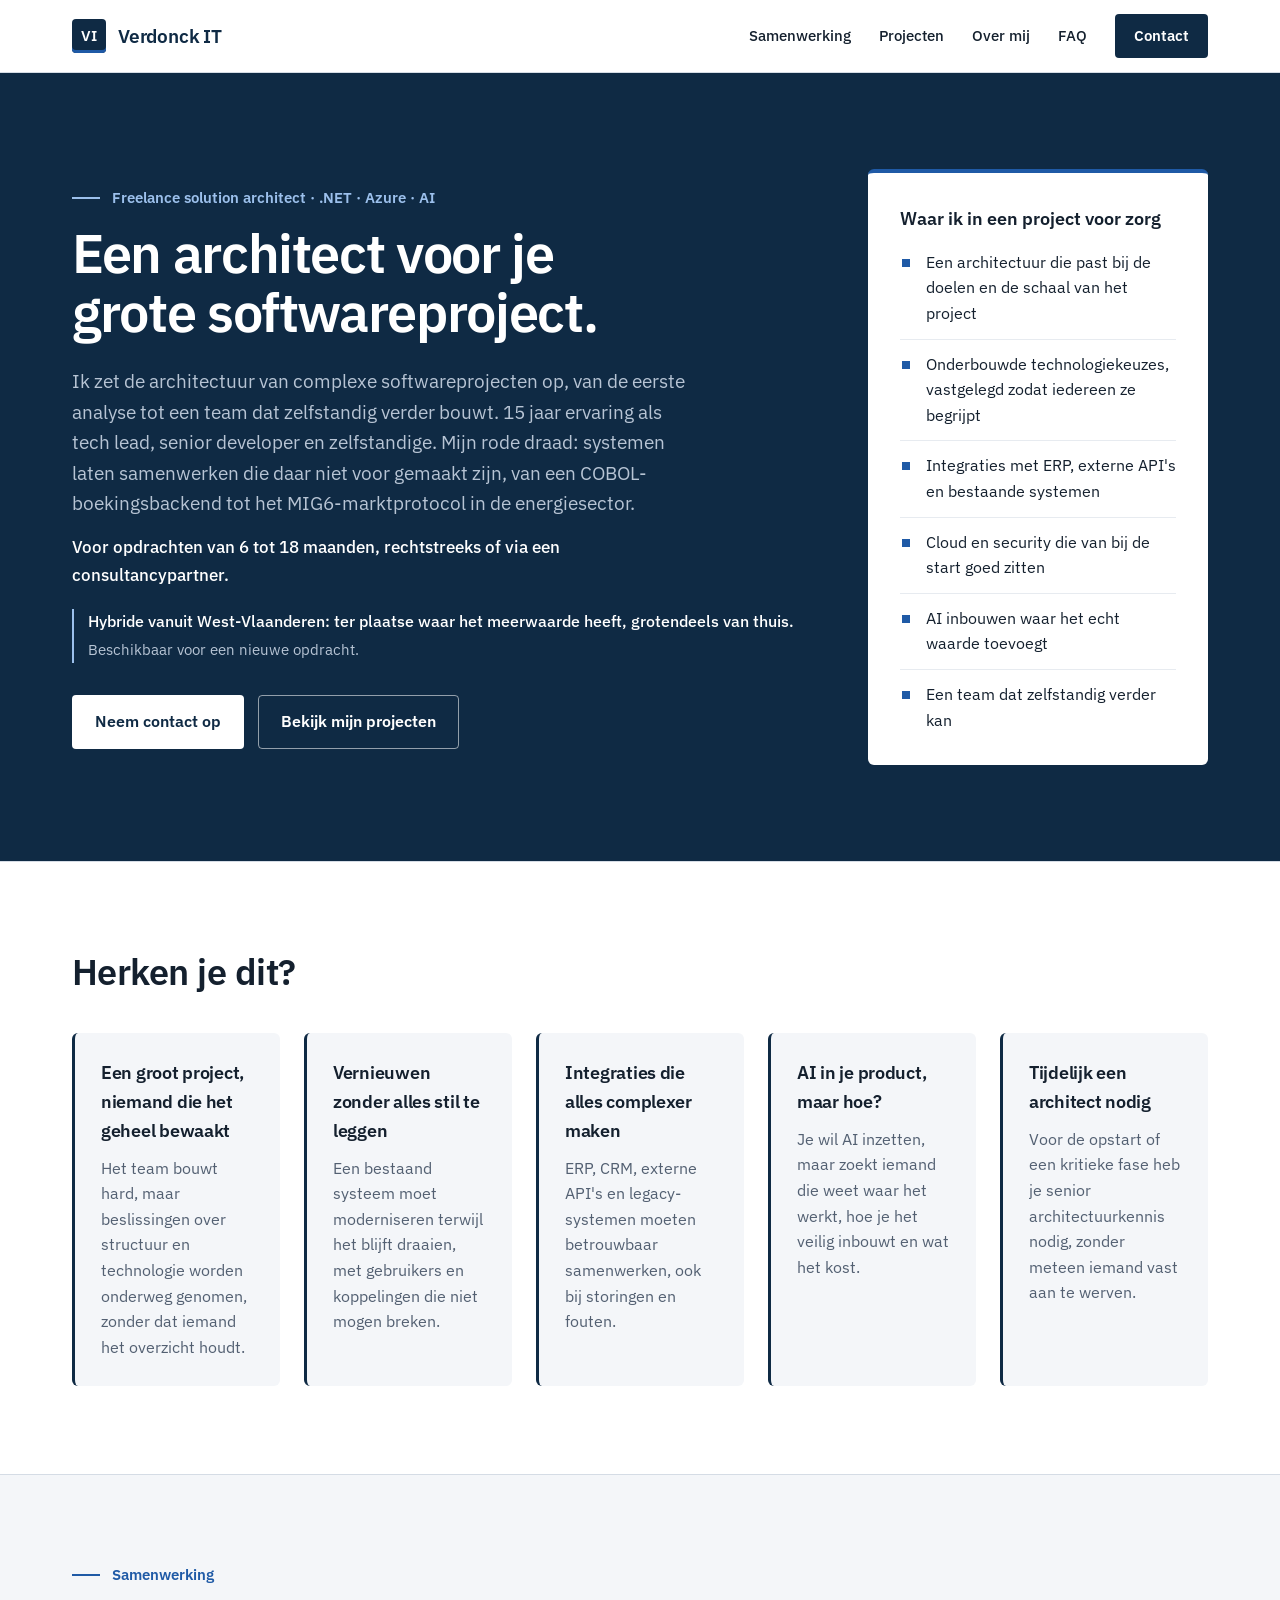
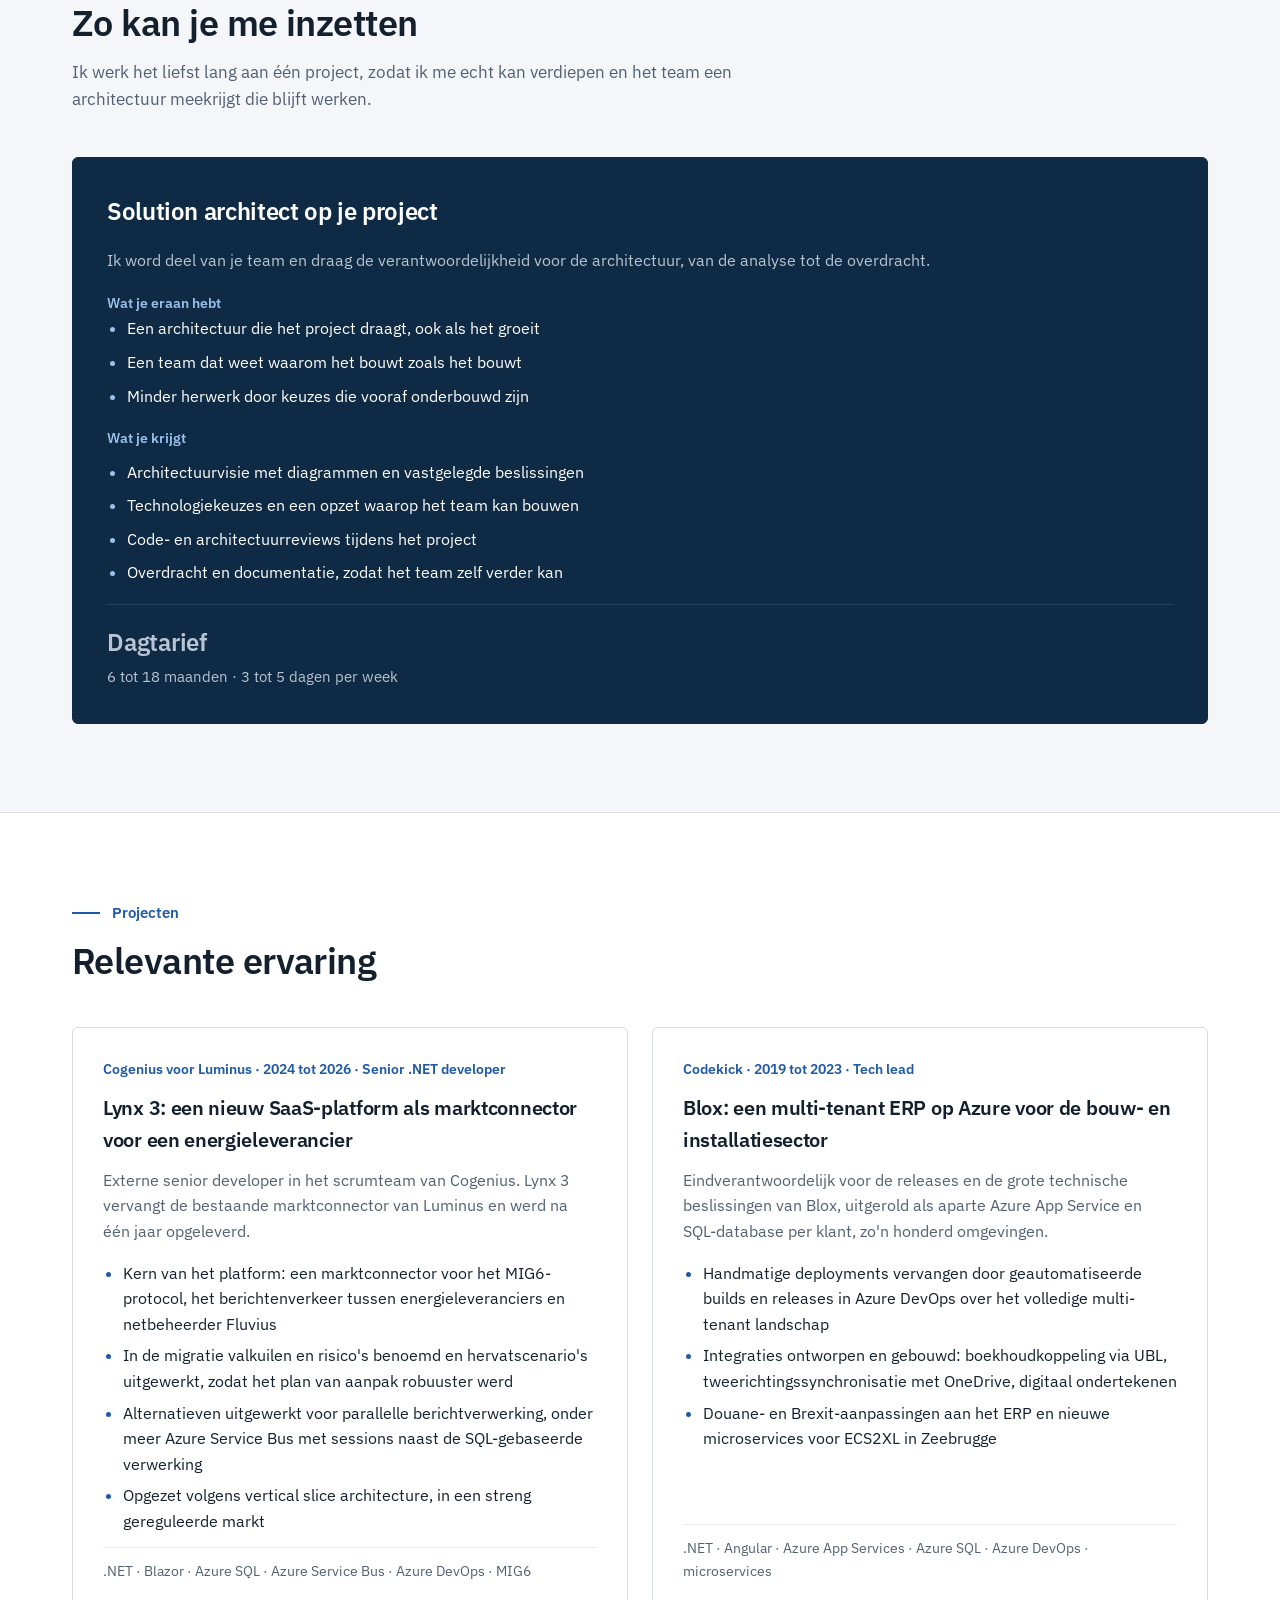
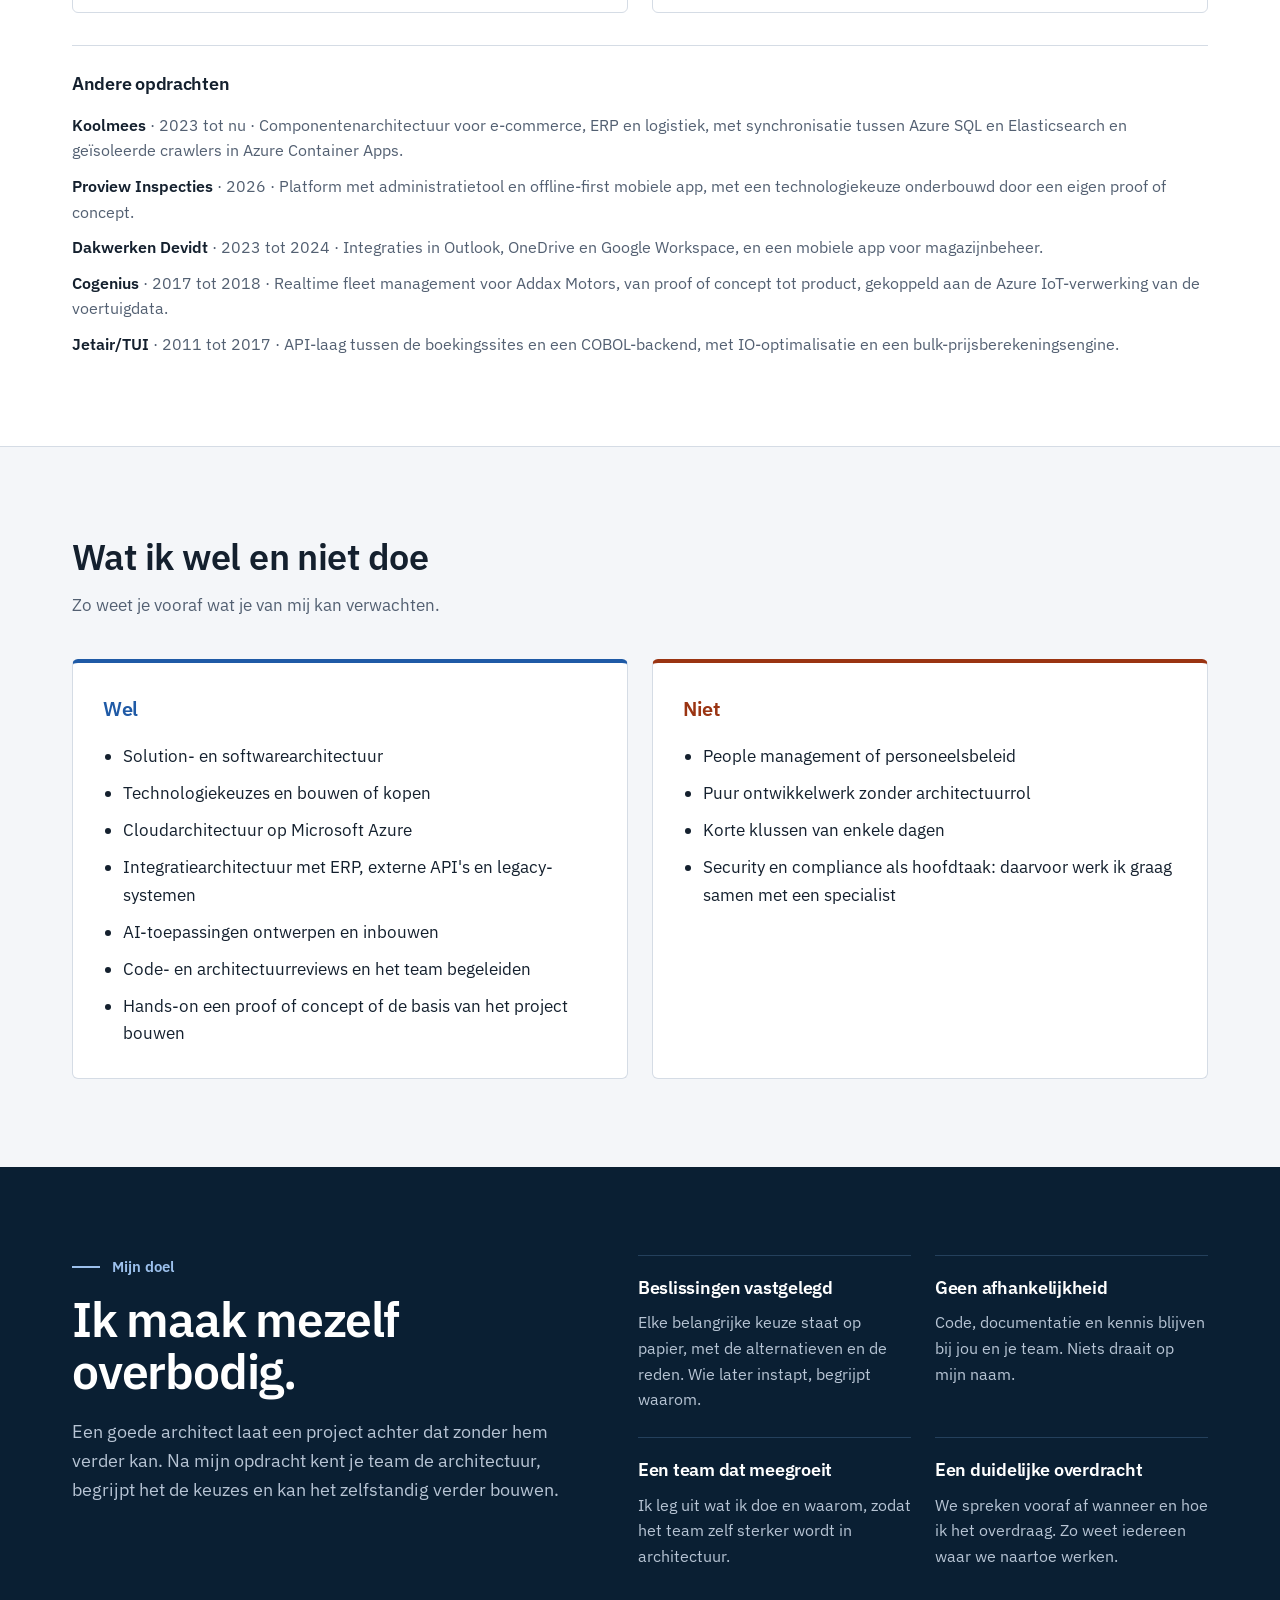
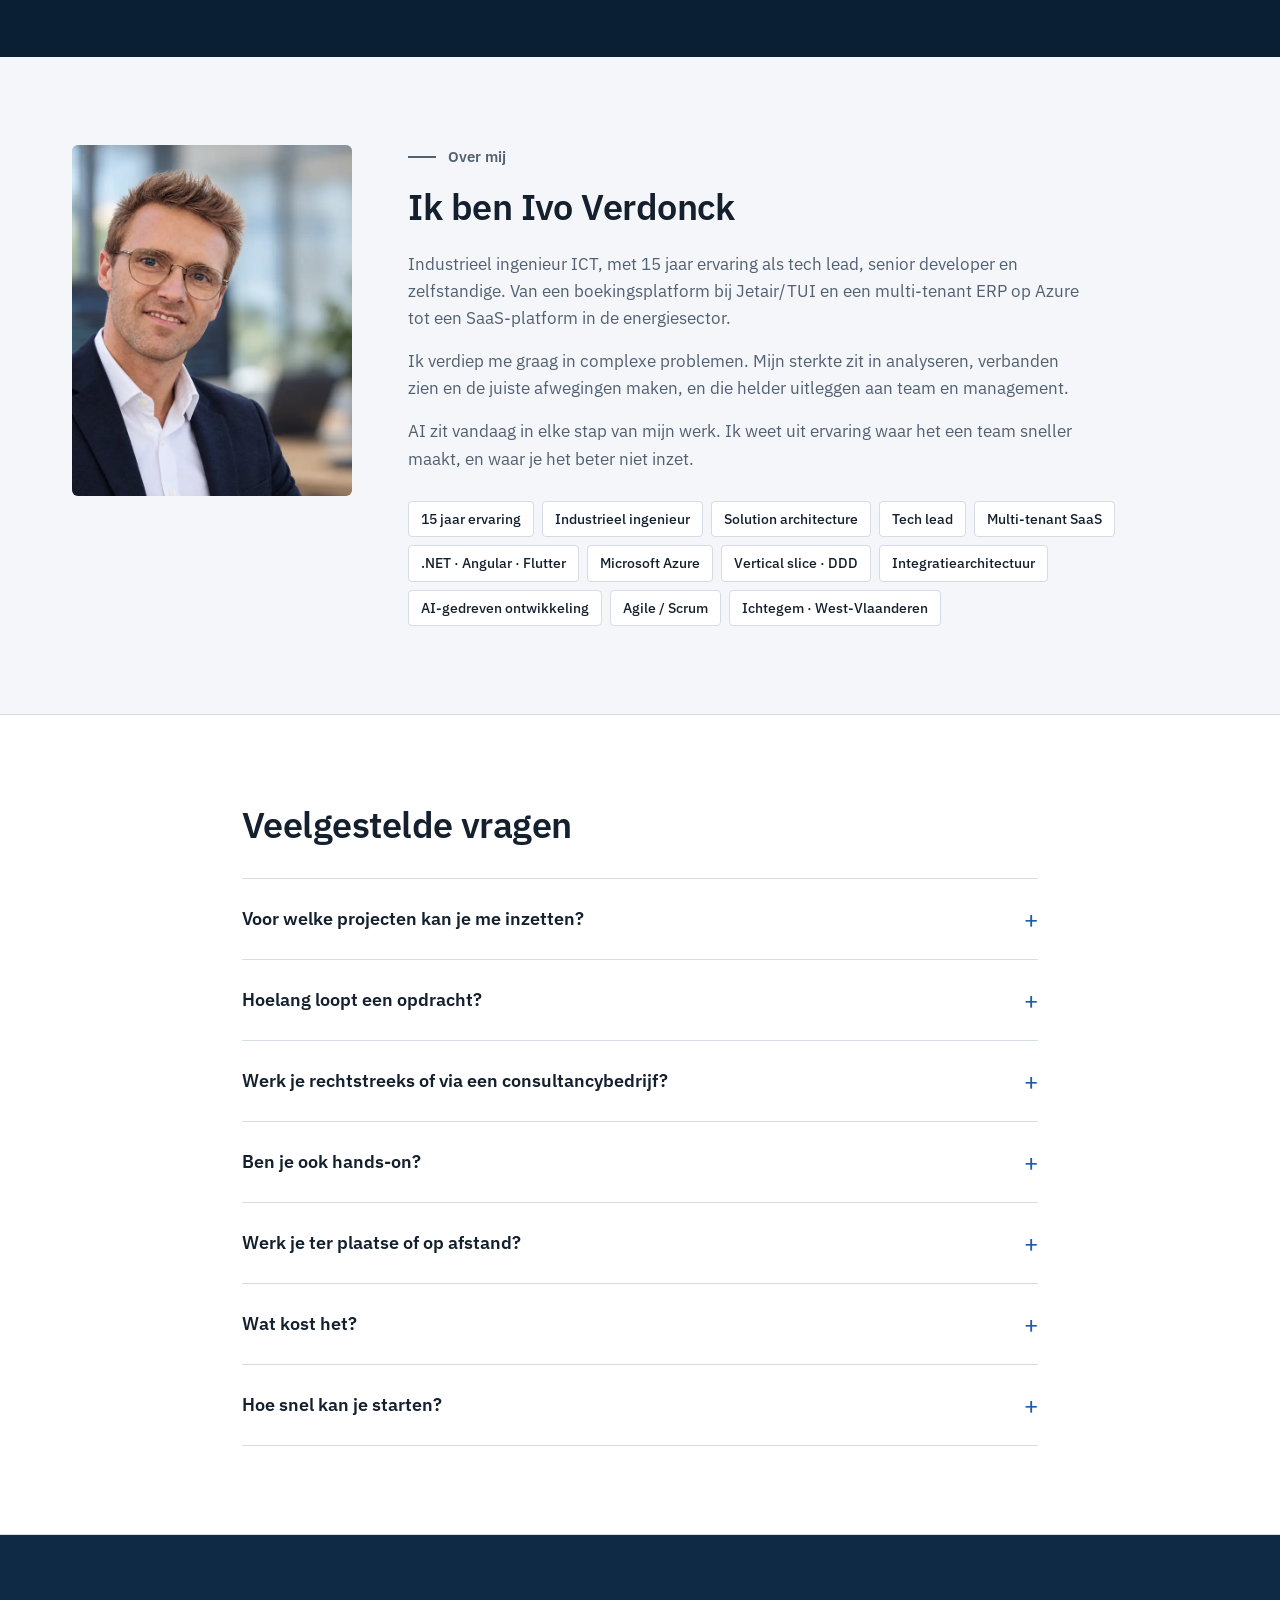
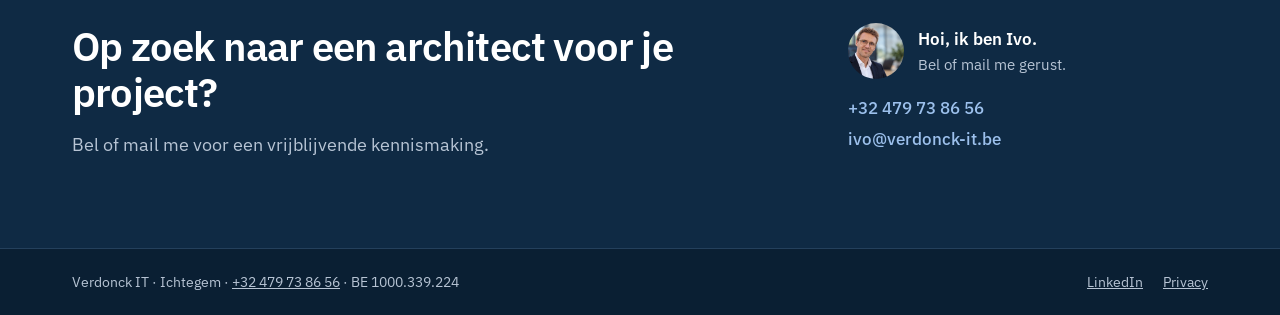
<file: index.html>
<!DOCTYPE html>
<html lang="nl">
<head>
  <meta charset="UTF-8">
  <meta name="viewport" content="width=device-width, initial-scale=1.0">
  <title>Verdonck IT · Freelance solution architect · .NET, Azure en AI</title>
  <meta name="description" content="Freelance solution architect voor grote softwareprojecten. Ik zet de architectuur op, van analyse tot een team dat zelfstandig verder bouwt. .NET, Azure, integraties en AI. West-Vlaanderen.">
  <meta name="keywords" content="Verdonck IT, freelance solution architect, software architect, .NET, Azure, integratiearchitectuur, AI, West-Vlaanderen, Brugge, Kortrijk, Roeselare">
  <link rel="canonical" href="https://verdonck-it.be/">
  <link rel="icon" href="favicon.ico" sizes="any">
  <link rel="icon" href="favicon.svg" type="image/svg+xml">
  <link rel="apple-touch-icon" href="apple-touch-icon.png">
  <meta name="theme-color" content="#0F2A44">
  <meta property="og:type" content="website">
  <meta property="og:title" content="Verdonck IT · Freelance solution architect">
  <meta property="og:description" content="Een architect voor je grote softwareproject, van analyse tot een team dat zelfstandig verder bouwt.">
  <meta property="og:url" content="https://verdonck-it.be/">
  <meta property="og:locale" content="nl_BE">
  <meta property="og:image" content="https://verdonck-it.be/assets/ivo.jpg">
  <link rel="preconnect" href="https://fonts.googleapis.com">
  <link rel="preconnect" href="https://fonts.gstatic.com" crossorigin>
  <link href="https://fonts.googleapis.com/css2?family=IBM+Plex+Sans:wght@400;500;600&display=swap" rel="stylesheet">
  <link rel="stylesheet" href="assets/site.css">
  <script type="application/ld+json">
  {
    "@context": "https://schema.org",
    "@type": "ProfessionalService",
    "name": "Verdonck IT",
    "url": "https://verdonck-it.be/",
    "email": "ivo@verdonck-it.be",
    "telephone": "+32479738656",
    "vatID": "BE1000339224",
    "founder": { "@type": "Person", "name": "Ivo Verdonck", "jobTitle": "Freelance solution architect", "sameAs": "https://www.linkedin.com/in/ivoverdonck" },
    "address": { "@type": "PostalAddress", "addressLocality": "Ichtegem", "postalCode": "8480", "addressCountry": "BE" },
    "areaServed": "BE",
    "description": "Freelance solution architect voor grote softwareprojecten: architectuur, integraties, Azure en AI."
  }
  </script>
</head>
<body>
<a class="skip" href="#main">Naar de inhoud</a>

<header class="site-header">
  <nav class="container nav" aria-label="Hoofdmenu">
    <a href="#top" class="brand" aria-label="Verdonck IT, naar boven">
      <span class="brand-mark" aria-hidden="true">VI</span>
      <span class="brand-name">Verdonck IT</span>
    </a>
    <div class="nav-links">
      <a href="#samenwerking">Samenwerking</a>
      <a href="#projecten">Projecten</a>
      <a href="#over">Over mij</a>
      <a href="#faq">FAQ</a>
      <a href="#contact" class="btn btn-dark">Contact</a>
    </div>
  </nav>
</header>

<main id="main">

  <!-- Hero -->
  <section id="top" class="hero-band">
  <div class="container hero">
    <div class="hero-main">
      <p class="eyebrow">Freelance solution architect · .NET · Azure · AI</p>
      <h1>Een architect voor je grote softwareproject.</h1>
      <p class="intro">Ik zet de architectuur van complexe softwareprojecten op, van de eerste analyse tot een team dat zelfstandig verder bouwt. 15 jaar ervaring als tech lead, senior developer en zelfstandige. Mijn rode draad: systemen laten samenwerken die daar niet voor gemaakt zijn, van een COBOL-boekingsbackend tot het MIG6-marktprotocol in de energiesector.</p>
      <p class="independent">Voor opdrachten van 6 tot 18 maanden, rechtstreeks of via een consultancypartner.</p>
      <p class="audience">Hybride vanuit West-Vlaanderen: ter plaatse waar het meerwaarde heeft, grotendeels van thuis.<br><span class="audience-alt">Beschikbaar voor een nieuwe opdracht.</span></p>
      <div class="actions">
        <a href="#contact" class="btn btn-primary">Neem contact op</a>
        <a href="#projecten" class="btn btn-outline">Bekijk mijn projecten</a>
      </div>
    </div>
    <aside class="help-card" aria-labelledby="help-title">
      <h2 id="help-title">Waar ik in een project voor zorg</h2>
      <ol class="help-list">
        <li>Een architectuur die past bij de doelen en de schaal van het project</li>
        <li>Onderbouwde technologiekeuzes, vastgelegd zodat iedereen ze begrijpt</li>
        <li>Integraties met ERP, externe API's en bestaande systemen</li>
        <li>Cloud en security die van bij de start goed zitten</li>
        <li>AI inbouwen waar het echt waarde toevoegt</li>
        <li>Een team dat zelfstandig verder kan</li>
      </ol>
    </aside>
  </div>
  </section>

  <!-- Herken je dit -->
  <section class="band">
    <div class="container section">
      <h2 class="h2" style="margin-bottom: 40px">Herken je dit?</h2>
      <div class="row problems">
        <div class="card-soft">
          <h3>Een groot project, niemand die het geheel bewaakt</h3>
          <p>Het team bouwt hard, maar beslissingen over structuur en technologie worden onderweg genomen, zonder dat iemand het overzicht houdt.</p>
        </div>
        <div class="card-soft">
          <h3>Vernieuwen zonder alles stil te leggen</h3>
          <p>Een bestaand systeem moet moderniseren terwijl het blijft draaien, met gebruikers en koppelingen die niet mogen breken.</p>
        </div>
        <div class="card-soft">
          <h3>Integraties die alles complexer maken</h3>
          <p>ERP, CRM, externe API's en legacy-systemen moeten betrouwbaar samenwerken, ook bij storingen en fouten.</p>
        </div>
        <div class="card-soft">
          <h3>AI in je product, maar hoe?</h3>
          <p>Je wil AI inzetten, maar zoekt iemand die weet waar het werkt, hoe je het veilig inbouwt en wat het kost.</p>
        </div>
        <div class="card-soft">
          <h3>Tijdelijk een architect nodig</h3>
          <p>Voor de opstart of een kritieke fase heb je senior architectuurkennis nodig, zonder meteen iemand vast aan te werven.</p>
        </div>
      </div>
    </div>
  </section>

  <!-- Samenwerking -->
  <section id="samenwerking" class="container section">
    <p class="eyebrow">Samenwerking</p>
    <h2 class="h2">Zo kan je me inzetten</h2>
    <p class="lead">Ik werk het liefst lang aan één project, zodat ik me echt kan verdiepen en het team een architectuur meekrijgt die blijft werken.</p>
    <div class="row offers">

      <article class="card offer offer-featured">
        <h3>Solution architect op je project</h3>
        <p>Ik word deel van je team en draag de verantwoordelijkheid voor de architectuur, van de analyse tot de overdracht.</p>
        <div>
          <p class="list-label">Wat je eraan hebt</p>
          <ul class="outcomes">
            <li>Een architectuur die het project draagt, ook als het groeit</li>
            <li>Een team dat weet waarom het bouwt zoals het bouwt</li>
            <li>Minder herwerk door keuzes die vooraf onderbouwd zijn</li>
          </ul>
        </div>
        <p class="list-label">Wat je krijgt</p>
        <ul>
          <li>Architectuurvisie met diagrammen en vastgelegde beslissingen</li>
          <li>Technologiekeuzes en een opzet waarop het team kan bouwen</li>
          <li>Code- en architectuurreviews tijdens het project</li>
          <li>Overdracht en documentatie, zodat het team zelf verder kan</li>
        </ul>
        <div class="price">
          <p class="amount">Dagtarief</p>
          <p class="note">6 tot 18 maanden · 3 tot 5 dagen per week</p>
        </div>
      </article>

    </div>
  </section>

  <!-- Projecten -->
  <section id="projecten" class="band">
    <div class="container section">
      <p class="eyebrow">Projecten</p>
      <h2 class="h2" style="margin-bottom: 44px">Relevante ervaring</h2>
      <div class="row">

        <article class="card case case-major">
          <p class="client">Cogenius voor Luminus · 2024 tot 2026 · Senior .NET developer</p>
          <h3>Lynx 3: een nieuw SaaS-platform als marktconnector voor een energieleverancier</h3>
          <p>Externe senior developer in het scrumteam van Cogenius. Lynx 3 vervangt de bestaande marktconnector van Luminus en werd na één jaar opgeleverd.</p>
          <ul>
            <li>Kern van het platform: een marktconnector voor het MIG6-protocol, het berichtenverkeer tussen energieleveranciers en netbeheerder Fluvius</li>
            <li>In de migratie valkuilen en risico's benoemd en hervatscenario's uitgewerkt, zodat het plan van aanpak robuuster werd</li>
            <li>Alternatieven uitgewerkt voor parallelle berichtverwerking, onder meer Azure Service Bus met sessions naast de SQL-gebaseerde verwerking</li>
            <li>Opgezet volgens vertical slice architecture, in een streng gereguleerde markt</li>
          </ul>
          <p class="tech">.NET · Blazor · Azure SQL · Azure Service Bus · Azure DevOps · MIG6</p>
        </article>

        <article class="card case case-major">
          <p class="client">Codekick · 2019 tot 2023 · Tech lead</p>
          <h3>Blox: een multi-tenant ERP op Azure voor de bouw- en installatiesector</h3>
          <p>Eindverantwoordelijk voor de releases en de grote technische beslissingen van Blox, uitgerold als aparte Azure App Service en SQL-database per klant, zo'n honderd omgevingen.</p>
          <ul>
            <li>Handmatige deployments vervangen door geautomatiseerde builds en releases in Azure DevOps over het volledige multi-tenant landschap</li>
            <li>Integraties ontworpen en gebouwd: boekhoudkoppeling via UBL, tweerichtingssynchronisatie met OneDrive, digitaal ondertekenen</li>
            <li>Douane- en Brexit-aanpassingen aan het ERP en nieuwe microservices voor ECS2XL in Zeebrugge</li>
          </ul>
          <p class="tech">.NET · Angular · Azure App Services · Azure SQL · Azure DevOps · microservices</p>
        </article>
      </div>

      <div class="others">
        <h3>Andere opdrachten</h3>
        <ul>
          <li><strong>Koolmees</strong> · 2023 tot nu · Componentenarchitectuur voor e-commerce, ERP en logistiek, met synchronisatie tussen Azure SQL en Elasticsearch en geïsoleerde crawlers in Azure Container Apps.</li>
          <li><strong>Proview Inspecties</strong> · 2026 · Platform met administratietool en offline-first mobiele app, met een technologiekeuze onderbouwd door een eigen proof of concept.</li>
          <li><strong>Dakwerken Devidt</strong> · 2023 tot 2024 · Integraties in Outlook, OneDrive en Google Workspace, en een mobiele app voor magazijnbeheer.</li>
          <li><strong>Cogenius</strong> · 2017 tot 2018 · Realtime fleet management voor Addax Motors, van proof of concept tot product, gekoppeld aan de Azure IoT-verwerking van de voertuigdata.</li>
          <li><strong>Jetair/TUI</strong> · 2011 tot 2017 · API-laag tussen de boekingssites en een COBOL-backend, met IO-optimalisatie en een bulk-prijsberekeningsengine.</li>
        </ul>
      </div>
    </div>
  </section>

  <!-- Wel / niet -->
  <section class="container section">
    <h2 class="h2">Wat ik wel en niet doe</h2>
    <p class="lead" style="margin-bottom: 40px">Zo weet je vooraf wat je van mij kan verwachten.</p>
    <div class="row scope">
      <div class="card yes">
        <h3>Wel</h3>
        <ul>
          <li>Solution- en softwarearchitectuur</li>
          <li>Technologiekeuzes en bouwen of kopen</li>
          <li>Cloudarchitectuur op Microsoft Azure</li>
          <li>Integratiearchitectuur met ERP, externe API's en legacy-systemen</li>
          <li>AI-toepassingen ontwerpen en inbouwen</li>
          <li>Code- en architectuurreviews en het team begeleiden</li>
          <li>Hands-on een proof of concept of de basis van het project bouwen</li>
        </ul>
      </div>
      <div class="card no">
        <h3>Niet</h3>
        <ul>
          <li>People management of personeelsbeleid</li>
          <li>Puur ontwikkelwerk zonder architectuurrol</li>
          <li>Korte klussen van enkele dagen</li>
          <li>Security en compliance als hoofdtaak: daarvoor werk ik graag samen met een specialist</li>
        </ul>
      </div>
    </div>
  </section>

  <!-- Doel -->
  <section id="doel" class="goal">
    <div class="container section goal-inner">
      <div class="goal-main">
        <p class="eyebrow">Mijn doel</p>
        <h2 class="goal-title">Ik maak mezelf overbodig.</h2>
        <p class="goal-lead">Een goede architect laat een project achter dat zonder hem verder kan. Na mijn opdracht kent je team de architectuur, begrijpt het de keuzes en kan het zelfstandig verder bouwen.</p>
      </div>
      <div class="goal-points">
        <div class="goal-point">
          <h3>Beslissingen vastgelegd</h3>
          <p>Elke belangrijke keuze staat op papier, met de alternatieven en de reden. Wie later instapt, begrijpt waarom.</p>
        </div>
        <div class="goal-point">
          <h3>Geen afhankelijkheid</h3>
          <p>Code, documentatie en kennis blijven bij jou en je team. Niets draait op mijn naam.</p>
        </div>
        <div class="goal-point">
          <h3>Een team dat meegroeit</h3>
          <p>Ik leg uit wat ik doe en waarom, zodat het team zelf sterker wordt in architectuur.</p>
        </div>
        <div class="goal-point">
          <h3>Een duidelijke overdracht</h3>
          <p>We spreken vooraf af wanneer en hoe ik het overdraag. Zo weet iedereen waar we naartoe werken.</p>
        </div>
      </div>
    </div>
  </section>

  <!-- Over mij -->
  <section id="over" class="container section about">
    <div class="about-photo">
      <picture>
        <source srcset="assets/ivo.webp" type="image/webp">
        <img src="assets/ivo.jpg" alt="Portret van Ivo Verdonck" width="800" height="800" loading="lazy">
      </picture>
    </div>
    <div class="about-text">
      <p class="eyebrow">Over mij</p>
      <h2 class="h2" style="margin-bottom: 22px">Ik ben Ivo Verdonck</h2>
      <p>Industrieel ingenieur ICT, met 15 jaar ervaring als tech lead, senior developer en zelfstandige. Van een boekingsplatform bij Jetair/TUI en een multi-tenant ERP op Azure tot een SaaS-platform in de energiesector.</p>
      <p>Ik verdiep me graag in complexe problemen. Mijn sterkte zit in analyseren, verbanden zien en de juiste afwegingen maken, en die helder uitleggen aan team en management.</p>
      <p>AI zit vandaag in elke stap van mijn werk. Ik weet uit ervaring waar het een team sneller maakt, en waar je het beter niet inzet.</p>
      <div class="chips">
        <span>15 jaar ervaring</span>
        <span>Industrieel ingenieur</span>
        <span>Solution architecture</span>
        <span>Tech lead</span>
        <span>Multi-tenant SaaS</span>
        <span>.NET · Angular · Flutter</span>
        <span>Microsoft Azure</span>
        <span>Vertical slice · DDD</span>
        <span>Integratiearchitectuur</span>
        <span>AI-gedreven ontwikkeling</span>
        <span>Agile / Scrum</span>
        <span>Ichtegem · West-Vlaanderen</span>
      </div>
    </div>
  </section>

  <!-- FAQ -->
  <section id="faq" class="band">
    <div class="container section faq">
      <h2 class="h2" style="margin-bottom: 32px">Veelgestelde vragen</h2>
      <details>
        <summary>Voor welke projecten kan je me inzetten?</summary>
        <p>Voor grote of complexe softwareprojecten: een nieuw product opzetten, een bestaand systeem vernieuwen, of een project waar integraties met andere systemen centraal staan. Meestal in .NET en Azure.</p>
      </details>
      <details>
        <summary>Hoelang loopt een opdracht?</summary>
        <p>Liefst 6 tot 18 maanden, zodat ik me echt in het project kan verdiepen.</p>
      </details>
      <details>
        <summary>Werk je rechtstreeks of via een consultancybedrijf?</summary>
        <p>Allebei. Ik werk rechtstreeks voor bedrijven of via een consultancypartner, als freelancer via mijn eigen vennootschap.</p>
      </details>
      <details>
        <summary>Ben je ook hands-on?</summary>
        <p>Ja. Ik bouw zelf mee aan de basis van een project of aan een proof of concept, en doe code-reviews. Mijn focus ligt wel op de architectuur, niet op puur ontwikkelwerk.</p>
      </details>
      <details>
        <summary>Werk je ter plaatse of op afstand?</summary>
        <p>Hybride, voor opdrachten in West-Vlaanderen. Ik kom ter plaatse voor workshops, overleg met het team en belangrijke momenten in het project, en werk de rest van de week van thuis. Architectuurwerk vraagt focus, en die vind ik het best in een rustige omgeving.</p>
      </details>
      <details>
        <summary>Wat kost het?</summary>
        <p>Ik werk met een dagtarief, afhankelijk van de duur van de opdracht en het aantal dagen per week.</p>
      </details>
      <details>
        <summary>Hoe snel kan je starten?</summary>
        <p>Ik ben beschikbaar voor een nieuwe opdracht. Na een kennismaking kan ik meestal binnen 2 weken starten.</p>
      </details>
    </div>
  </section>

</main>

<!-- Contact -->
<section id="contact" class="contact">
  <div class="container section contact-inner">
    <div class="contact-main">
      <h2>Op zoek naar een architect voor je project?</h2>
      <p class="intro">Bel of mail me voor een vrijblijvende kennismaking.</p>
    </div>
    <div class="contact-side">
      <div class="contact-person">
        <picture>
          <source srcset="assets/ivo.webp" type="image/webp">
          <img src="assets/ivo.jpg" alt="" width="64" height="64">
        </picture>
        <div>
          <p class="hello">Hoi, ik ben Ivo.</p>
          <p class="small">Bel of mail me gerust.</p>
        </div>
      </div>
      <p class="contact-lines">
        <a href="tel:+32479738656">+32 479 73 86 56</a>
        <a href="mailto:ivo@verdonck-it.be?subject=Opdracht%20solution%20architect">ivo@verdonck-it.be</a>
      </p>
    </div>
  </div>
  <footer class="site-footer">
    <div class="container footer-inner">
      <span>Verdonck IT · Ichtegem · <a href="tel:+32479738656">+32 479 73 86 56</a> · BE 1000.339.224</span>
      <div class="footer-links">
        <a href="https://www.linkedin.com/in/ivoverdonck">LinkedIn</a>
        <a href="privacy-policy.html">Privacy</a>
      </div>
    </div>
  </footer>
</section>

</body>
</html>
</file>
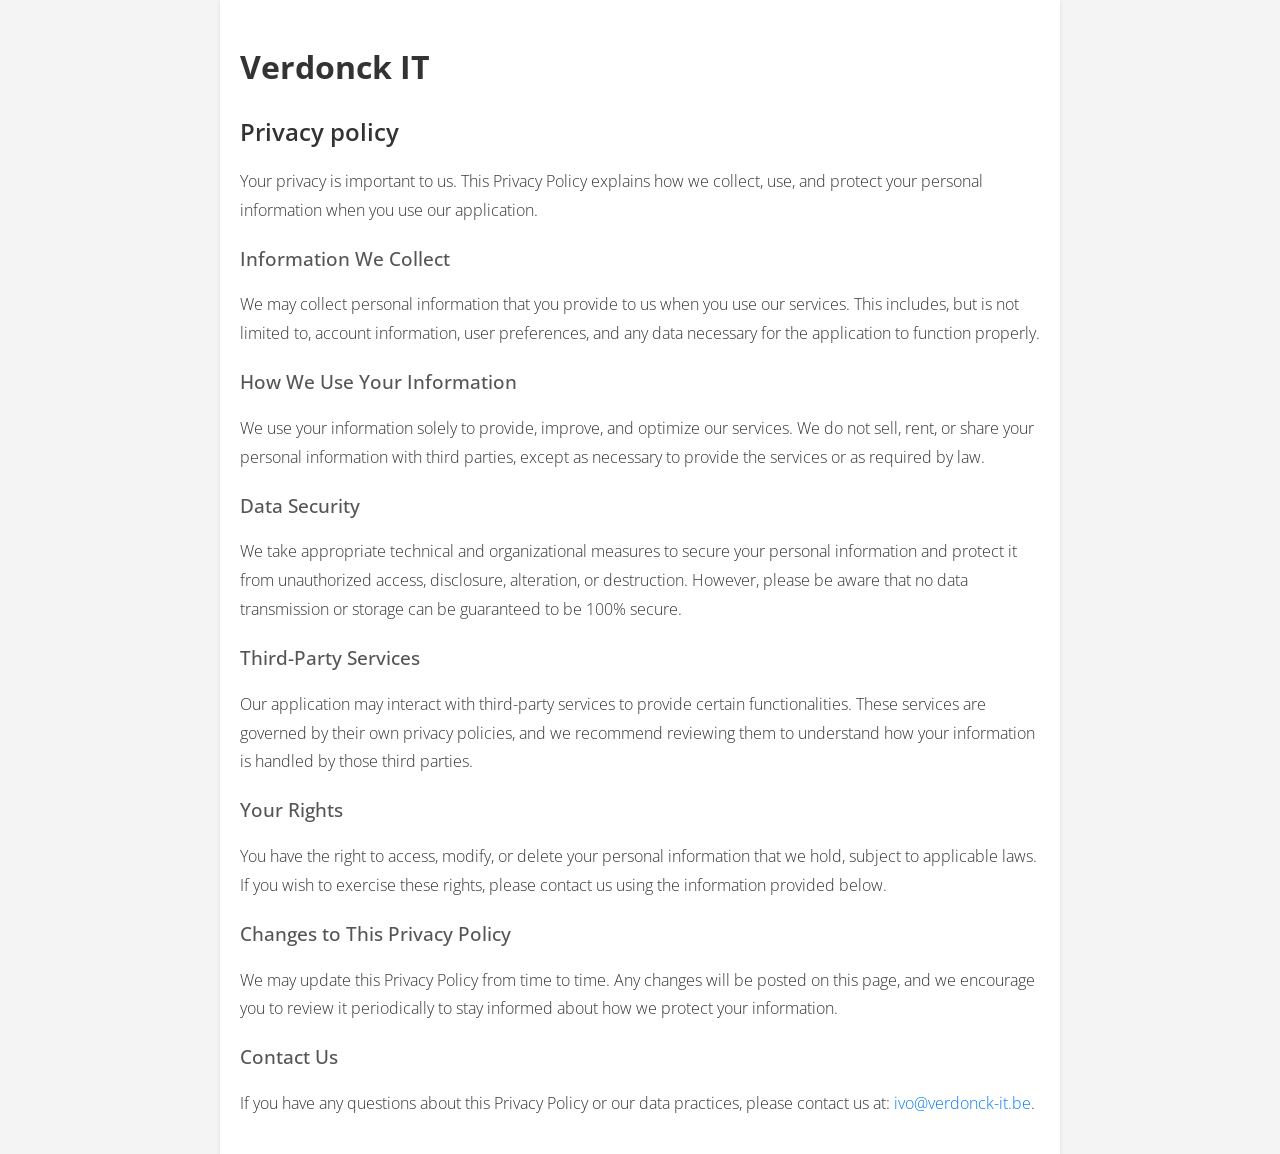
<file: privacy-policy.html>
<!DOCTYPE html>
<html lang="nl">
<head>
    <meta charset="UTF-8">
    <meta name="viewport" content="width=device-width, initial-scale=1.0">
    <link rel="icon" type="image/png" href="favicon.ico">
    <title>Verdonck IT - privacy policy</title>
    <style>
        body {
            background-color: #f4f4f4;
            font-family: 'Open Sans', sans-serif;
            margin: 0;
            padding: 0;
            line-height: 1.6;
            color: #333;
        }
        .content {
            padding: 20px;
            max-width: 800px;
            margin: 0 auto;
            background-color: #fff;
            box-shadow: 0 2px 4px rgba(0, 0, 0, 0.1);
        }
        .content h1 {
            font-size: 2em;
            font-weight: 700;
            margin-bottom: 1rem;
        }
        .content h2 {
            font-size: 1.5em;
            font-weight: 600;
            margin-bottom: 1rem;
        }
        .content h3 {
            font-size: 1.2em;
            font-weight: 500;
            margin-bottom: 0.8rem;
            color: #555;
        }
        .content p {
            font-size: 1em;
            font-weight: 300;
            margin-bottom: 1rem;
            line-height: 1.8;
        }
        .content a {
            color: #007bff;
            text-decoration: none;
        }
        .content a:hover {
            text-decoration: underline;
        }
    </style>
    <link rel="preconnect" href="https://fonts.googleapis.com">
    <link rel="preconnect" href="https://fonts.gstatic.com" crossorigin>
    <link href="https://fonts.googleapis.com/css2?family=Open+Sans:ital,wght@0,300..800;1,300..800&display=swap" rel="stylesheet">
</head>
<body>
    <div class="content">
        <h1>Verdonck IT</h1>
        <h2>Privacy policy</h2>
        <p>Your privacy is important to us. This Privacy Policy explains how we collect, use, and protect your personal information when you use our application.</p>

        <h3>Information We Collect</h3>
        <p>We may collect personal information that you provide to us when you use our services. This includes, but is not limited to, account information, user preferences, and any data necessary for the application to function properly.</p>
    
        <h3>How We Use Your Information</h3>
        <p>We use your information solely to provide, improve, and optimize our services. We do not sell, rent, or share your personal information with third parties, except as necessary to provide the services or as required by law.</p>
    
        <h3>Data Security</h3>
        <p>We take appropriate technical and organizational measures to secure your personal information and protect it from unauthorized access, disclosure, alteration, or destruction. However, please be aware that no data transmission or storage can be guaranteed to be 100% secure.</p>
    
        <h3>Third-Party Services</h3>
        <p>Our application may interact with third-party services to provide certain functionalities. These services are governed by their own privacy policies, and we recommend reviewing them to understand how your information is handled by those third parties.</p>
    
        <h3>Your Rights</h3>
        <p>You have the right to access, modify, or delete your personal information that we hold, subject to applicable laws. If you wish to exercise these rights, please contact us using the information provided below.</p>
    
        <h3>Changes to This Privacy Policy</h3>
        <p>We may update this Privacy Policy from time to time. Any changes will be posted on this page, and we encourage you to review it periodically to stay informed about how we protect your information.</p>
    
        <h3>Contact Us</h3>
        <p>If you have any questions about this Privacy Policy or our data practices, please contact us at: <a href="mailto:ivo@verdonck-it.be">ivo@verdonck-it.be</a>.</p>
    
    </div>
</body>
</html>
</file>
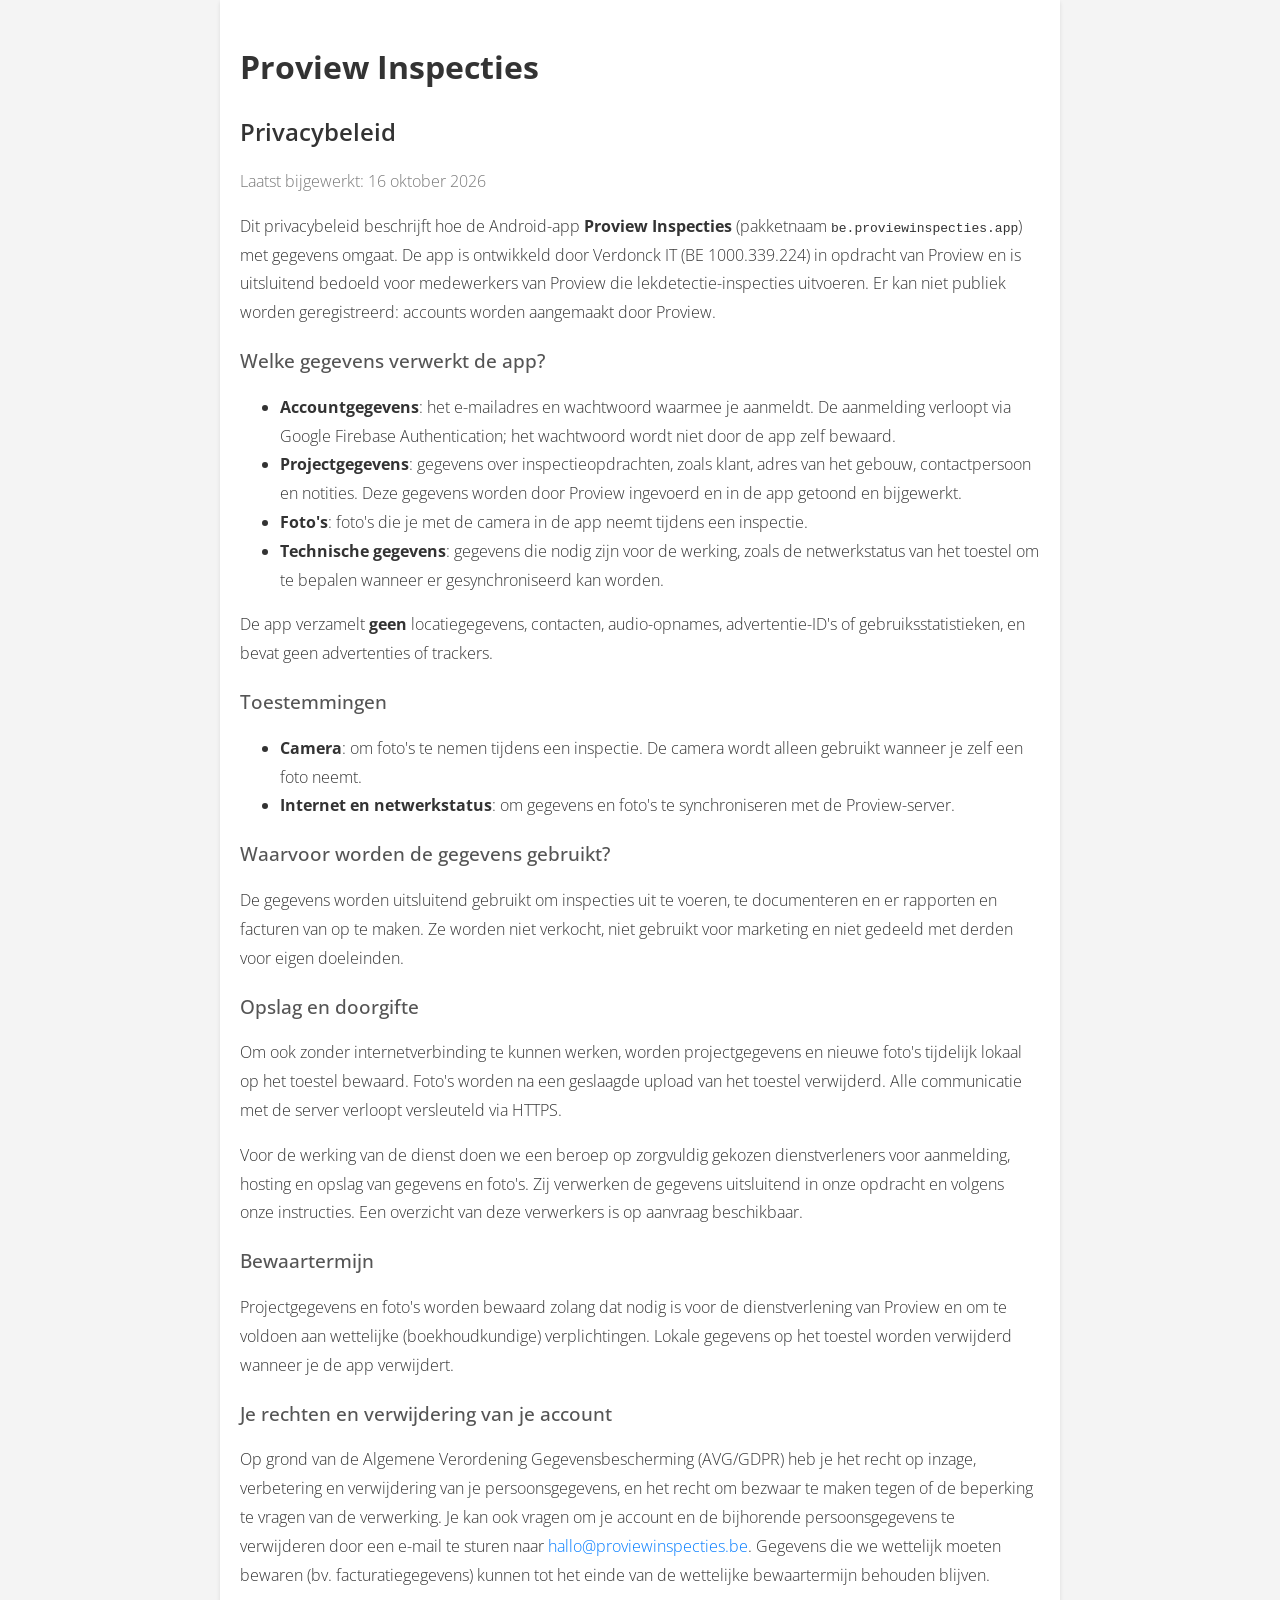
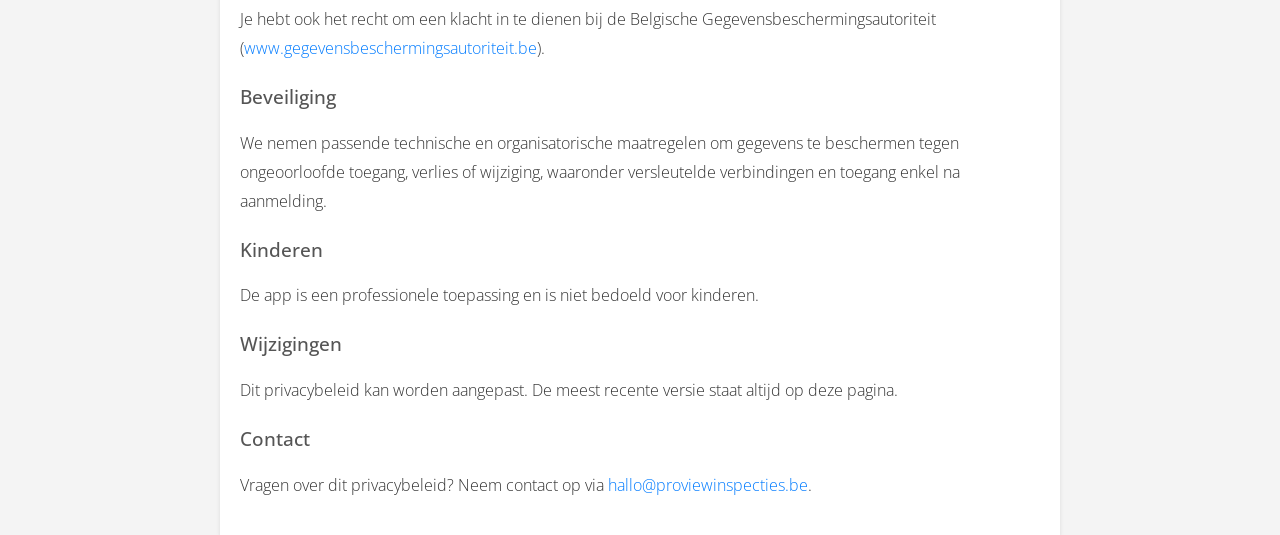
<file: proview-privacy-policy.html>
<!DOCTYPE html>
<html lang="nl">
<head>
    <meta charset="UTF-8">
    <meta name="viewport" content="width=device-width, initial-scale=1.0">
    <meta name="description" content="Privacybeleid van de Android-app Proview Inspecties">
    <link rel="canonical" href="https://verdonck-it.be/proview-privacy-policy.html">
    <link rel="icon" type="image/png" href="favicon.ico">
    <title>Proview Inspecties - privacybeleid</title>
    <style>
        body {
            background-color: #f4f4f4;
            font-family: 'Open Sans', sans-serif;
            margin: 0;
            padding: 0;
            line-height: 1.6;
            color: #333;
        }
        .content {
            padding: 20px;
            max-width: 800px;
            margin: 0 auto;
            background-color: #fff;
            box-shadow: 0 2px 4px rgba(0, 0, 0, 0.1);
        }
        .content h1 {
            font-size: 2em;
            font-weight: 700;
            margin-bottom: 1rem;
        }
        .content h2 {
            font-size: 1.5em;
            font-weight: 600;
            margin-bottom: 1rem;
        }
        .content h3 {
            font-size: 1.2em;
            font-weight: 500;
            margin-bottom: 0.8rem;
            color: #555;
        }
        .content p, .content li {
            font-size: 1em;
            font-weight: 300;
            line-height: 1.8;
        }
        .content p {
            margin-bottom: 1rem;
        }
        .content a {
            color: #007bff;
            text-decoration: none;
        }
        .content a:hover {
            text-decoration: underline;
        }
        .updated {
            font-size: 0.9em;
            color: #777;
        }
    </style>
    <link rel="preconnect" href="https://fonts.googleapis.com">
    <link rel="preconnect" href="https://fonts.gstatic.com" crossorigin>
    <link href="https://fonts.googleapis.com/css2?family=Open+Sans:ital,wght@0,300..800;1,300..800&display=swap" rel="stylesheet">
</head>
<body>
    <div class="content">
        <h1>Proview Inspecties</h1>
        <h2>Privacybeleid</h2>
        <p class="updated">Laatst bijgewerkt: 16 oktober 2026</p>

        <p>Dit privacybeleid beschrijft hoe de Android-app <strong>Proview Inspecties</strong>
            (pakketnaam <code>be.proviewinspecties.app</code>) met gegevens omgaat. De app is ontwikkeld door
            Verdonck IT (BE 1000.339.224) in opdracht van Proview en is uitsluitend bedoeld voor
            medewerkers van Proview die lekdetectie-inspecties uitvoeren. Er kan niet publiek worden geregistreerd:
            accounts worden aangemaakt door Proview.</p>

        <h3>Welke gegevens verwerkt de app?</h3>
        <ul>
            <li><strong>Accountgegevens</strong>: het e-mailadres en wachtwoord waarmee je aanmeldt. De aanmelding verloopt via Google Firebase Authentication; het wachtwoord wordt niet door de app zelf bewaard.</li>
            <li><strong>Projectgegevens</strong>: gegevens over inspectieopdrachten, zoals klant, adres van het gebouw, contactpersoon en notities. Deze gegevens worden door Proview ingevoerd en in de app getoond en bijgewerkt.</li>
            <li><strong>Foto's</strong>: foto's die je met de camera in de app neemt tijdens een inspectie.</li>
            <li><strong>Technische gegevens</strong>: gegevens die nodig zijn voor de werking, zoals de netwerkstatus van het toestel om te bepalen wanneer er gesynchroniseerd kan worden.</li>
        </ul>
        <p>De app verzamelt <strong>geen</strong> locatiegegevens, contacten, audio-opnames, advertentie-ID's
            of gebruiksstatistieken, en bevat geen advertenties of trackers.</p>

        <h3>Toestemmingen</h3>
        <ul>
            <li><strong>Camera</strong>: om foto's te nemen tijdens een inspectie. De camera wordt alleen gebruikt wanneer je zelf een foto neemt.</li>
            <li><strong>Internet en netwerkstatus</strong>: om gegevens en foto's te synchroniseren met de Proview-server.</li>
        </ul>

        <h3>Waarvoor worden de gegevens gebruikt?</h3>
        <p>De gegevens worden uitsluitend gebruikt om inspecties uit te voeren, te documenteren en er
            rapporten en facturen van op te maken. Ze worden niet verkocht, niet gebruikt voor marketing
            en niet gedeeld met derden voor eigen doeleinden.</p>

        <h3>Opslag en doorgifte</h3>
        <p>Om ook zonder internetverbinding te kunnen werken, worden projectgegevens en nieuwe foto's tijdelijk
            lokaal op het toestel bewaard. Foto's worden na een geslaagde upload van het toestel verwijderd.
            Alle communicatie met de server verloopt versleuteld via HTTPS.</p>
        <p>Voor de werking van de dienst doen we een beroep op zorgvuldig gekozen dienstverleners voor
            aanmelding, hosting en opslag van gegevens en foto's. Zij verwerken de gegevens uitsluitend in onze
            opdracht en volgens onze instructies. Een overzicht van deze verwerkers is op aanvraag beschikbaar.</p>

        <h3>Bewaartermijn</h3>
        <p>Projectgegevens en foto's worden bewaard zolang dat nodig is voor de dienstverlening van Proview
            en om te voldoen aan wettelijke (boekhoudkundige) verplichtingen. Lokale gegevens op het toestel
            worden verwijderd wanneer je de app verwijdert.</p>

        <h3>Je rechten en verwijdering van je account</h3>
        <p>Op grond van de Algemene Verordening Gegevensbescherming (AVG/GDPR) heb je het recht op inzage,
            verbetering en verwijdering van je persoonsgegevens, en het recht om bezwaar te maken tegen of de
            beperking te vragen van de verwerking. Je kan ook vragen om je account en de bijhorende
            persoonsgegevens te verwijderen door een e-mail te sturen naar
            <a href="mailto:hallo@proviewinspecties.be">hallo@proviewinspecties.be</a>. Gegevens die we wettelijk moeten
            bewaren (bv. facturatiegegevens) kunnen tot het einde van de wettelijke bewaartermijn behouden blijven.</p>
        <p>Je hebt ook het recht om een klacht in te dienen bij de Belgische Gegevensbeschermingsautoriteit
            (<a href="https://www.gegevensbeschermingsautoriteit.be" target="_blank" rel="noopener">www.gegevensbeschermingsautoriteit.be</a>).</p>

        <h3>Beveiliging</h3>
        <p>We nemen passende technische en organisatorische maatregelen om gegevens te beschermen tegen
            ongeoorloofde toegang, verlies of wijziging, waaronder versleutelde verbindingen en toegang
            enkel na aanmelding.</p>

        <h3>Kinderen</h3>
        <p>De app is een professionele toepassing en is niet bedoeld voor kinderen.</p>

        <h3>Wijzigingen</h3>
        <p>Dit privacybeleid kan worden aangepast. De meest recente versie staat altijd op deze pagina.</p>

        <h3>Contact</h3>
        <p>Vragen over dit privacybeleid? Neem contact op via
            <a href="mailto:hallo@proviewinspecties.be">hallo@proviewinspecties.be</a>.</p>
    </div>
</body>
</html>
</file>
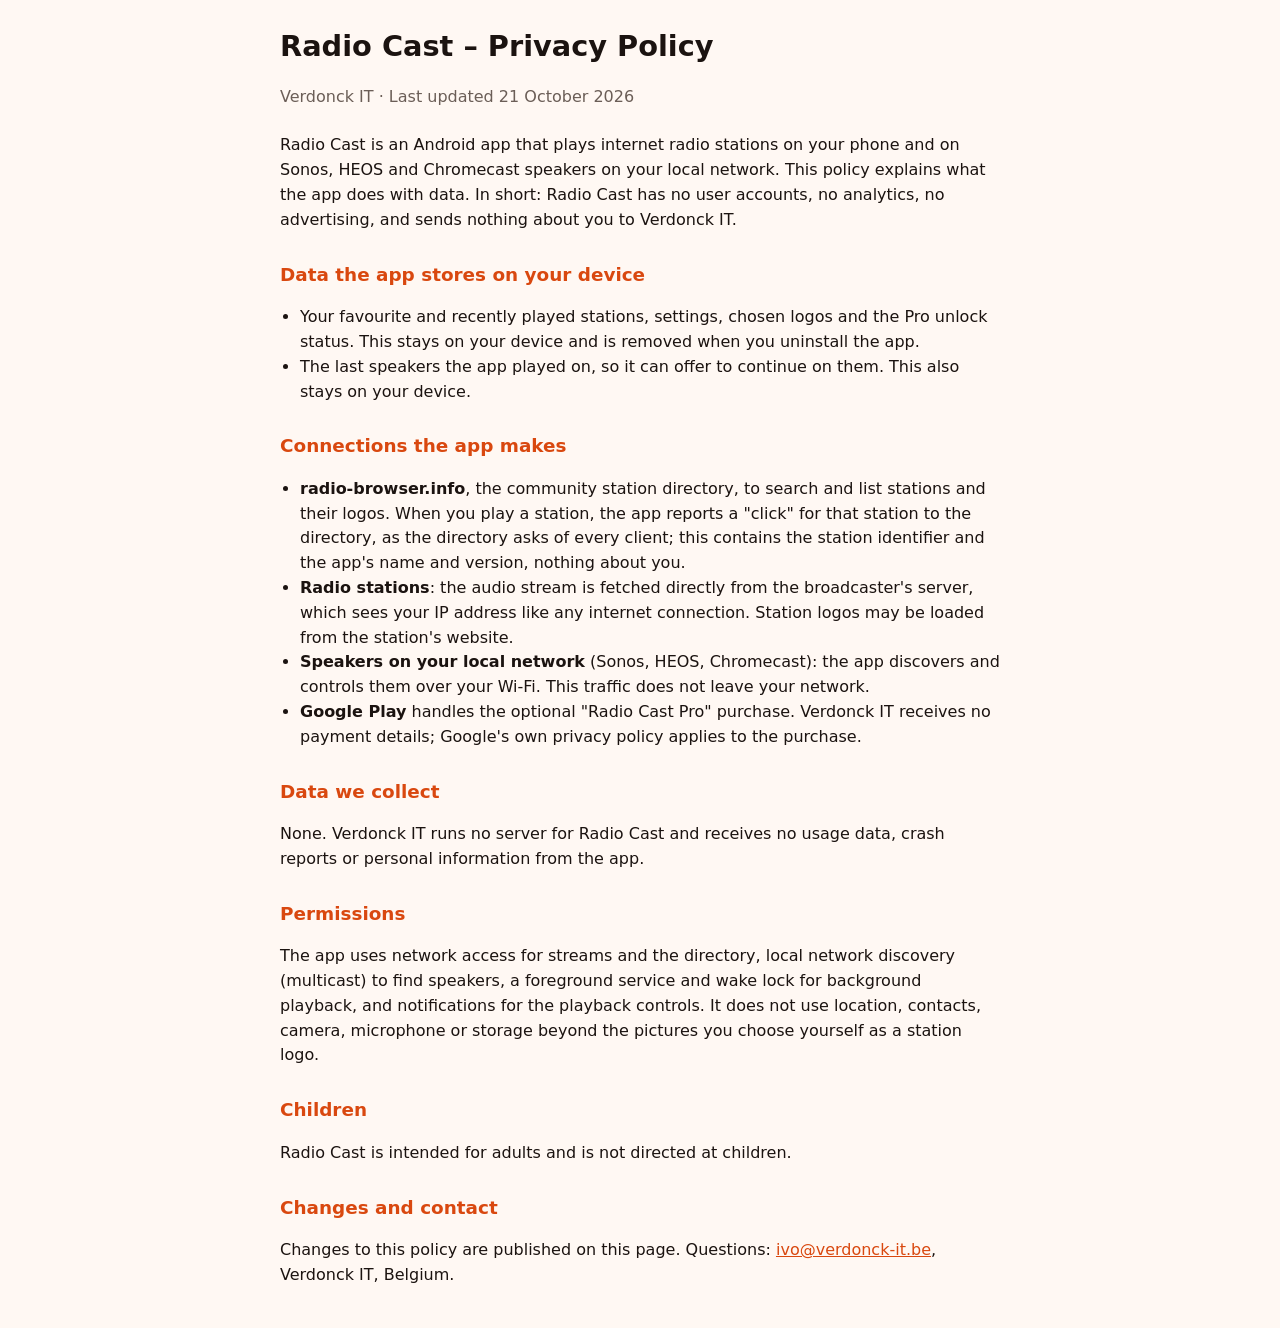
<file: radiocast-privacy.html>
<!doctype html>
<html lang="en">
<head>
<meta charset="utf-8">
<meta name="viewport" content="width=device-width, initial-scale=1">
<title>Radio Cast – Privacy Policy</title>
<style>
  body { font: 16px/1.55 system-ui, -apple-system, "Segoe UI", Roboto, sans-serif; color: #1b1310; background: #fff8f3; margin: 0; padding: 24px 16px; }
  main { max-width: 720px; margin: 0 auto; }
  h1 { font-size: 1.8rem; margin: 0 0 4px; }
  h2 { font-size: 1.15rem; margin: 28px 0 8px; color: #d9480f; }
  .meta { color: #6b5e57; margin-bottom: 24px; }
  ul { padding-left: 20px; }
  a { color: #d9480f; }
</style>
</head>
<body>
<main>
  <h1>Radio Cast – Privacy Policy</h1>
  <p class="meta">Verdonck IT · Last updated 21 October 2026</p>

  <p>Radio Cast is an Android app that plays internet radio stations on your phone and on Sonos, HEOS and Chromecast speakers on your local network. This policy explains what the app does with data. In short: Radio Cast has no user accounts, no analytics, no advertising, and sends nothing about you to Verdonck IT.</p>

  <h2>Data the app stores on your device</h2>
  <ul>
    <li>Your favourite and recently played stations, settings, chosen logos and the Pro unlock status. This stays on your device and is removed when you uninstall the app.</li>
    <li>The last speakers the app played on, so it can offer to continue on them. This also stays on your device.</li>
  </ul>

  <h2>Connections the app makes</h2>
  <ul>
    <li><strong>radio-browser.info</strong>, the community station directory, to search and list stations and their logos. When you play a station, the app reports a "click" for that station to the directory, as the directory asks of every client; this contains the station identifier and the app's name and version, nothing about you.</li>
    <li><strong>Radio stations</strong>: the audio stream is fetched directly from the broadcaster's server, which sees your IP address like any internet connection. Station logos may be loaded from the station's website.</li>
    <li><strong>Speakers on your local network</strong> (Sonos, HEOS, Chromecast): the app discovers and controls them over your Wi‑Fi. This traffic does not leave your network.</li>
    <li><strong>Google Play</strong> handles the optional "Radio Cast Pro" purchase. Verdonck IT receives no payment details; Google's own privacy policy applies to the purchase.</li>
  </ul>

  <h2>Data we collect</h2>
  <p>None. Verdonck IT runs no server for Radio Cast and receives no usage data, crash reports or personal information from the app.</p>

  <h2>Permissions</h2>
  <p>The app uses network access for streams and the directory, local network discovery (multicast) to find speakers, a foreground service and wake lock for background playback, and notifications for the playback controls. It does not use location, contacts, camera, microphone or storage beyond the pictures you choose yourself as a station logo.</p>

  <h2>Children</h2>
  <p>Radio Cast is intended for adults and is not directed at children.</p>

  <h2>Changes and contact</h2>
  <p>Changes to this policy are published on this page. Questions: <a href="mailto:ivo@verdonck-it.be">ivo@verdonck-it.be</a>, Verdonck IT, Belgium.</p>
</main>
</body>
</html>
</file>
<file: assets/site.css>
:root {
  --bg: #F4F6F9;
  --surface: #FFFFFF;
  --tint: #E9EEF4;
  --navy: #0F2A44;
  --navy-deep: #0A1F33;
  --navy-line: #24405C;
  --ink: #14202E;
  --muted: #536072;
  --line: #D5DCE5;
  --line-soft: #E7EBF0;
  --accent: #1F5AA6;
  --accent-dark: #17467F;
  --accent-light: #9CC0EC;
  --on-dark-muted: #B7C4D4;
  --warn: #9A3412;
  --radius: 6px;
  --font: 'IBM Plex Sans', system-ui, -apple-system, 'Segoe UI', sans-serif;
}

* { box-sizing: border-box; }
html { scroll-behavior: smooth; }
@media (prefers-reduced-motion: reduce) { html { scroll-behavior: auto; } }
body {
  margin: 0;
  background: var(--bg);
  color: var(--ink);
  font-family: var(--font);
  font-size: 17px;
  line-height: 1.6;
  -webkit-font-smoothing: antialiased;
}
h1, h2, h3, h4 { font-family: var(--font); font-weight: 600; letter-spacing: -0.015em; margin: 0; }
p { margin: 0; }
a { color: var(--accent); }
a:hover { color: var(--accent-dark); }
img { max-width: 100%; display: block; }
:focus-visible { outline: 2px solid var(--accent); outline-offset: 3px; }

.container { max-width: 1200px; margin: 0 auto; padding: 0 32px; }
.section { padding-top: 88px; padding-bottom: 88px; }
.band { background: var(--surface); border-top: 1px solid var(--line); border-bottom: 1px solid var(--line); }
.band-tint { background: var(--tint); }
.eyebrow { display: flex; align-items: center; gap: 12px; font-size: 15px; font-weight: 600; color: var(--accent); margin-bottom: 14px; }
.eyebrow::before { content: ""; width: 28px; height: 2px; background: currentColor; }
.h2 { font-size: clamp(28px, 3.6vw, 36px); line-height: 1.2; margin-bottom: 14px; }
.lead { color: var(--muted); max-width: 680px; margin-bottom: 44px; }
.muted { color: var(--muted); }
.row { display: flex; flex-wrap: wrap; gap: 24px; }
.row > * { flex: 1 1 300px; min-width: 0; }
.skip { position: absolute; left: -9999px; }
.skip:focus { left: 16px; top: 16px; background: var(--navy); color: #fff; padding: 8px 12px; z-index: 10; }

/* Buttons */
.btn { display: inline-flex; align-items: center; justify-content: center; min-height: 44px; padding: 13px 22px; border-radius: 4px; font-weight: 600; font-size: 16px; text-decoration: none; border: 1.5px solid transparent; transition: background .15s, color .15s, border-color .15s; }
.btn-primary { background: var(--accent); color: #fff; }
.btn-primary:hover { background: var(--accent-dark); color: #fff; }
.btn-outline { border-color: var(--navy); color: var(--navy); }
.btn-outline:hover { background: var(--navy); color: #fff; }
.btn-dark { background: var(--navy); color: #fff; padding: 9px 18px; font-size: 15px; }
.btn-dark:hover { background: var(--accent); color: #fff; }
.btn-light { background: #fff; color: var(--navy); }
.btn-light:hover { background: var(--accent-light); color: var(--navy); }

/* Header */
.site-header { border-bottom: 1px solid var(--line); background: var(--surface); position: sticky; top: 0; z-index: 5; }
.nav { display: flex; flex-wrap: wrap; align-items: center; justify-content: space-between; gap: 16px; padding-top: 14px; padding-bottom: 14px; }
.brand { display: flex; align-items: center; gap: 12px; text-decoration: none; color: var(--navy); }
.brand-mark { width: 34px; height: 34px; border-radius: 4px; background: var(--navy); color: #fff; display: flex; align-items: center; justify-content: center; font-weight: 600; font-size: 15px; letter-spacing: .02em; box-shadow: inset 0 -3px 0 var(--accent); }
.brand-name { font-weight: 600; font-size: 19px; letter-spacing: -0.01em; }
.nav-links { display: flex; flex-wrap: wrap; align-items: center; gap: 28px; font-size: 15px; font-weight: 500; }
.nav-links a:not(.btn) { color: var(--ink); text-decoration: none; }
.nav-links a:not(.btn):hover { color: var(--accent); }

/* Hero */
.hero-band { background: var(--navy); color: #fff; }
.hero { display: flex; flex-wrap: wrap; gap: 56px; align-items: center; padding-top: 96px; padding-bottom: 96px; }
.hero-main { flex: 999 1 560px; min-width: 0; }
.hero .eyebrow { color: var(--accent-light); }
.hero h1 { font-size: clamp(36px, 5vw, 54px); line-height: 1.1; letter-spacing: -0.025em; margin-bottom: 24px; max-width: 18ch; }
.hero .intro { font-size: 19px; color: var(--on-dark-muted); max-width: 620px; margin-bottom: 32px; }
.hero .independent { font-size: 17px; font-weight: 500; color: #fff; max-width: 620px; margin: -16px 0 32px; }
.hero .audience-alt { display: inline-block; margin-top: 4px; font-weight: 400; color: var(--on-dark-muted); font-size: 15px; }
.hero .audience-alt a { color: var(--accent-light); }
.hero .audience-alt a:hover { color: #fff; }
#startscan { scroll-margin-top: 90px; }
.hero .audience { font-size: 16px; font-weight: 500; color: #fff; margin: -12px 0 32px; padding-left: 14px; border-left: 2px solid var(--accent-light); }
.hero .btn-primary { background: #fff; color: var(--navy); }
.hero .btn-primary:hover { background: var(--accent-light); color: var(--navy); }
.hero .btn-outline { border-color: rgba(255,255,255,.55); color: #fff; }
.hero .btn-outline:hover { background: #fff; border-color: #fff; color: var(--navy); }
.actions { display: flex; flex-wrap: wrap; gap: 14px; }
.help-card { flex: 1 1 340px; min-width: 0; background: var(--surface); color: var(--ink); border-radius: var(--radius); padding: 32px; border-top: 4px solid var(--accent); }
.help-card h2 { font-size: 18px; letter-spacing: 0; margin-bottom: 16px; }
.help-list { list-style: none; margin: 0; padding: 0; font-size: 16px; }
.help-list li { position: relative; padding: 12px 0 12px 26px; border-bottom: 1px solid var(--line-soft); }
.help-list li::before { content: ""; position: absolute; left: 2px; top: 21px; width: 8px; height: 8px; background: var(--accent); }
.help-list li:last-child { border-bottom: 0; padding-bottom: 0; }
.help-list li:first-child { padding-top: 0; }
.help-list li:first-child::before { top: 9px; }

/* Cards */
.card { background: var(--surface); border: 1px solid var(--line); border-radius: var(--radius); padding: 30px; }
.card-soft { background: var(--bg); border-radius: var(--radius); padding: 26px; border-left: 3px solid var(--navy); }
.card h3, .card-soft h3 { font-size: 18px; margin-bottom: 10px; }
.card p, .card-soft p { color: var(--muted); font-size: 16px; }
.problems > * { flex-basis: 200px; }

/* Offers */
.offers { align-items: stretch; }
.offer { display: flex; flex-direction: column; gap: 18px; padding: 34px; }
.offer h3 { font-size: 24px; margin: 0; }
.offer .sub { font-size: 14px; font-weight: 600; color: var(--accent); margin-top: 4px; }
.offer ul { margin: 0; padding-left: 20px; display: flex; flex-direction: column; gap: 8px; font-size: 16px; color: var(--ink); }
.offer ul li::marker { color: var(--accent); }
.offer .price { margin-top: auto; padding-top: 18px; border-top: 1px solid var(--line-soft); }
.offer .amount { font-size: 24px; font-weight: 600; letter-spacing: -0.01em; }
.offer .amount small { font-size: 15px; font-weight: 400; color: var(--muted); }
.offer .note { font-size: 15px; color: var(--muted); margin-top: 4px; }
.offer-featured { background: var(--navy); color: #fff; border-color: var(--navy); }
.offer-featured p, .offer-featured .note, .offer-featured .amount small { color: var(--on-dark-muted); }
.offer-featured ul { color: #fff; }
.offer-featured ul li::marker { color: var(--accent-light); }
.offer-featured .price { border-top-color: var(--navy-line); }
.offer-top { display: flex; justify-content: space-between; align-items: center; gap: 12px; flex-wrap: wrap; }
.badge { background: var(--accent-light); color: var(--navy); font-size: 13px; font-weight: 600; padding: 4px 10px; border-radius: 3px; }
.offer .list-label { font-size: 14px; font-weight: 600; color: var(--muted); margin-bottom: -8px; }
.offer .outcomes { margin-top: 10px; }
.offer-featured .list-label { color: var(--accent-light); }
/* Major cases & others */
.case-major ul { margin: 4px 0 0; padding-left: 20px; display: flex; flex-direction: column; gap: 6px; font-size: 16px; color: var(--ink); }
.case-major ul li::marker { color: var(--accent); }
.case-major .tech { margin-top: auto; padding-top: 12px; border-top: 1px solid var(--line-soft); font-size: 14px; color: var(--muted); }
.others { margin-top: 32px; padding-top: 24px; border-top: 1px solid var(--line); }
.others h3 { font-size: 18px; margin-bottom: 14px; }
.others ul { margin: 0; padding: 0; list-style: none; display: flex; flex-direction: column; gap: 10px; font-size: 16px; color: var(--muted); }
.others strong { color: var(--ink); font-weight: 600; }

/* Starter */
.starter { margin-top: 24px; display: flex; flex-wrap: wrap; gap: 32px 48px; align-items: flex-start; padding: 34px; }
.starter-main { flex: 999 1 520px; min-width: 0; display: flex; flex-direction: column; gap: 14px; }
.starter-eyebrow { font-size: 14px; font-weight: 600; color: var(--accent); }
.starter h3 { font-size: 24px; margin: 0; }
.starter p { color: var(--muted); font-size: 16px; }
.starter ul { margin: 0; padding-left: 20px; display: flex; flex-direction: column; gap: 8px; font-size: 16px; color: var(--ink); }
.starter ul li::marker { color: var(--accent); }
.starter-side { flex: 1 1 240px; min-width: 0; display: flex; flex-direction: column; gap: 6px; }
.starter-side .amount { font-size: 24px; font-weight: 600; color: var(--ink); letter-spacing: -0.01em; }
.starter-side .amount small { font-size: 15px; font-weight: 400; color: var(--muted); }
.starter-side .note { font-size: 15px; margin-bottom: 12px; }
.tiers { display: flex; flex-direction: column; gap: 6px; }
.tier { display: flex; justify-content: space-between; align-items: baseline; gap: 12px; font-size: 16px; }
.tier strong { font-size: 20px; }

/* Steps */
.steps > * { flex-basis: 240px; }
.step { background: var(--surface); border-radius: var(--radius); padding: 26px; border-top: 3px solid var(--accent); }
.step .num { font-size: 32px; font-weight: 600; color: var(--accent); margin-bottom: 14px; line-height: 1; }
.step h3 { font-size: 18px; margin-bottom: 6px; }
.step .meta { font-size: 14px; font-weight: 600; color: var(--muted); margin-bottom: 12px; }
.step p { color: var(--muted); font-size: 16px; }

/* Scope */
.scope ul { margin: 0; padding-left: 20px; display: flex; flex-direction: column; gap: 10px; }
.scope h3 { font-size: 20px; margin-bottom: 18px; }
.scope .yes { border-top: 4px solid var(--accent); }
.scope .no { border-top: 4px solid var(--warn); }
.scope .yes h3 { color: var(--accent); }
.scope .no h3 { color: var(--warn); }

/* Goal */
.goal { background: var(--navy-deep); color: #fff; }
.goal .eyebrow { color: var(--accent-light); }
.goal-inner { display: flex; flex-wrap: wrap; gap: 56px; align-items: flex-start; }
.goal-main { flex: 1 1 420px; min-width: 0; }
.goal-title { font-size: clamp(34px, 4.6vw, 48px); line-height: 1.1; letter-spacing: -0.025em; margin-bottom: 20px; }
.goal-lead { color: var(--on-dark-muted); font-size: 18px; max-width: 520px; }
.goal-quote { margin: 32px 0 0; padding: 20px 24px; background: var(--navy); border-left: 3px solid var(--accent-light); border-radius: 0 var(--radius) var(--radius) 0; }
.goal-quote p { font-size: 17px; color: #fff; }
.goal-points { flex: 1 1 480px; min-width: 0; display: flex; flex-wrap: wrap; gap: 24px; }
.goal-point { flex: 1 1 220px; min-width: 0; border-top: 1px solid var(--navy-line); padding-top: 18px; }
.goal-point h3 { font-size: 18px; margin-bottom: 8px; }
.goal-point p { color: var(--on-dark-muted); font-size: 16px; }

/* Cases */
.case { display: flex; flex-direction: column; gap: 12px; }
.case .client { font-size: 14px; font-weight: 600; color: var(--accent); }
.case h3 { font-size: 20px; margin: 0; }
.case-featured { flex-basis: 100%; display: flex; flex-wrap: wrap; gap: 32px; padding: 36px; border-top: 4px solid var(--navy); }
.case-featured .case-intro { flex: 1 1 320px; min-width: 0; display: flex; flex-direction: column; gap: 12px; }
.case-featured .client { font-size: 14px; font-weight: 600; color: var(--accent); }
.case-featured h3 { font-size: 24px; }
.timeline { flex: 2 1 480px; min-width: 0; list-style: none; margin: 0; padding: 0; display: flex; flex-direction: column; }
.timeline li { display: flex; gap: 18px; padding: 14px 0; border-bottom: 1px solid var(--line-soft); }
.timeline li:first-child { padding-top: 0; }
.timeline li:last-child { border-bottom: 0; padding-bottom: 0; }
.timeline .when { flex: 0 0 92px; font-size: 15px; font-weight: 600; color: var(--accent); padding-top: 1px; }
.timeline h4 { margin: 0 0 4px; font-size: 17px; }
.timeline p { color: var(--muted); font-size: 16px; }
.case .result { margin-top: auto; padding-top: 14px; border-top: 1px solid var(--line-soft); color: var(--ink); font-size: 16px; }
.case .result strong { display: block; font-size: 28px; font-weight: 600; color: var(--accent); letter-spacing: -0.02em; line-height: 1.2; }
.also { margin-top: 36px; font-size: 15px; color: var(--muted); }

/* About */
.about { display: flex; flex-wrap: wrap; gap: 56px; align-items: flex-start; }
.about-photo { flex: 1 1 280px; max-width: 380px; aspect-ratio: 4 / 5; background: var(--line); border-radius: var(--radius); overflow: hidden; }
.about-photo picture { width: 100%; height: 100%; }
.about-photo img { width: 100%; height: 100%; object-fit: cover; object-position: 30% center; }
.about-text { flex: 999 1 520px; min-width: 0; }
.about-text p { color: var(--muted); margin-bottom: 16px; max-width: 68ch; }
.chips { display: flex; flex-wrap: wrap; gap: 8px; margin-top: 28px; font-size: 14px; font-weight: 500; }
.chips span { background: var(--surface); border: 1px solid var(--line); border-radius: 4px; padding: 6px 12px; color: var(--ink); }

/* FAQ */
.faq { max-width: 860px; }
.faq details { border-top: 1px solid var(--line); padding: 18px 0; }
.faq details:last-child { border-bottom: 1px solid var(--line); }
.faq summary { font-size: 18px; font-weight: 600; cursor: pointer; list-style: none; display: flex; justify-content: space-between; gap: 16px; min-height: 44px; align-items: center; }
.faq summary::-webkit-details-marker { display: none; }
.faq summary::after { content: "+"; font-size: 24px; color: var(--accent); font-weight: 400; }
.faq details[open] summary::after { content: "–"; }
.faq details p { color: var(--muted); font-size: 16px; padding-top: 6px; max-width: 720px; }

/* Contact */
.contact { background: var(--navy); color: #fff; }
.contact-inner { display: flex; flex-wrap: wrap; gap: 48px; align-items: flex-start; justify-content: space-between; }
.contact h2 { font-size: clamp(30px, 4vw, 40px); line-height: 1.15; letter-spacing: -0.02em; margin-bottom: 16px; }
.contact .intro { color: var(--on-dark-muted); font-size: 18px; max-width: 560px; }
.contact-main { flex: 999 1 480px; min-width: 0; }
.contact-side { flex: 1 1 360px; min-width: 0; display: flex; flex-direction: column; gap: 16px; }
.contact-side a:not(.btn) { color: var(--accent-light); }
.contact-side .small { font-size: 15px; color: var(--on-dark-muted); }
.contact-person { display: flex; align-items: center; gap: 14px; }
.contact-person img { width: 56px; height: 56px; border-radius: 50%; object-fit: cover; object-position: 30% center; }
.contact-person .hello { font-weight: 600; color: #fff; }
.contact-lines { display: flex; flex-direction: column; gap: 4px; font-size: 17px; font-weight: 500; }
.contact-lines a { text-decoration: none; }
.contact-lines a:hover { text-decoration: underline; }
.site-footer { border-top: 1px solid var(--navy-line); background: var(--navy-deep); }
.footer-inner { display: flex; flex-wrap: wrap; justify-content: space-between; gap: 12px; padding-top: 22px; padding-bottom: 22px; font-size: 14px; color: var(--on-dark-muted); }
.footer-inner a { color: var(--on-dark-muted); }
.footer-inner a:hover { color: #fff; }
.footer-links { display: flex; gap: 20px; flex-wrap: wrap; }

@media (max-width: 760px) {
  .container { padding: 0 20px; }
  .section { padding-top: 64px; padding-bottom: 64px; }
  .hero { padding-top: 56px; padding-bottom: 56px; gap: 40px; }
  .nav-links a:not(.btn) { display: none; }
  .case-featured { padding: 26px; }
  .timeline li { flex-direction: column; gap: 4px; }
  .timeline .when { flex-basis: auto; }
}
</file>
